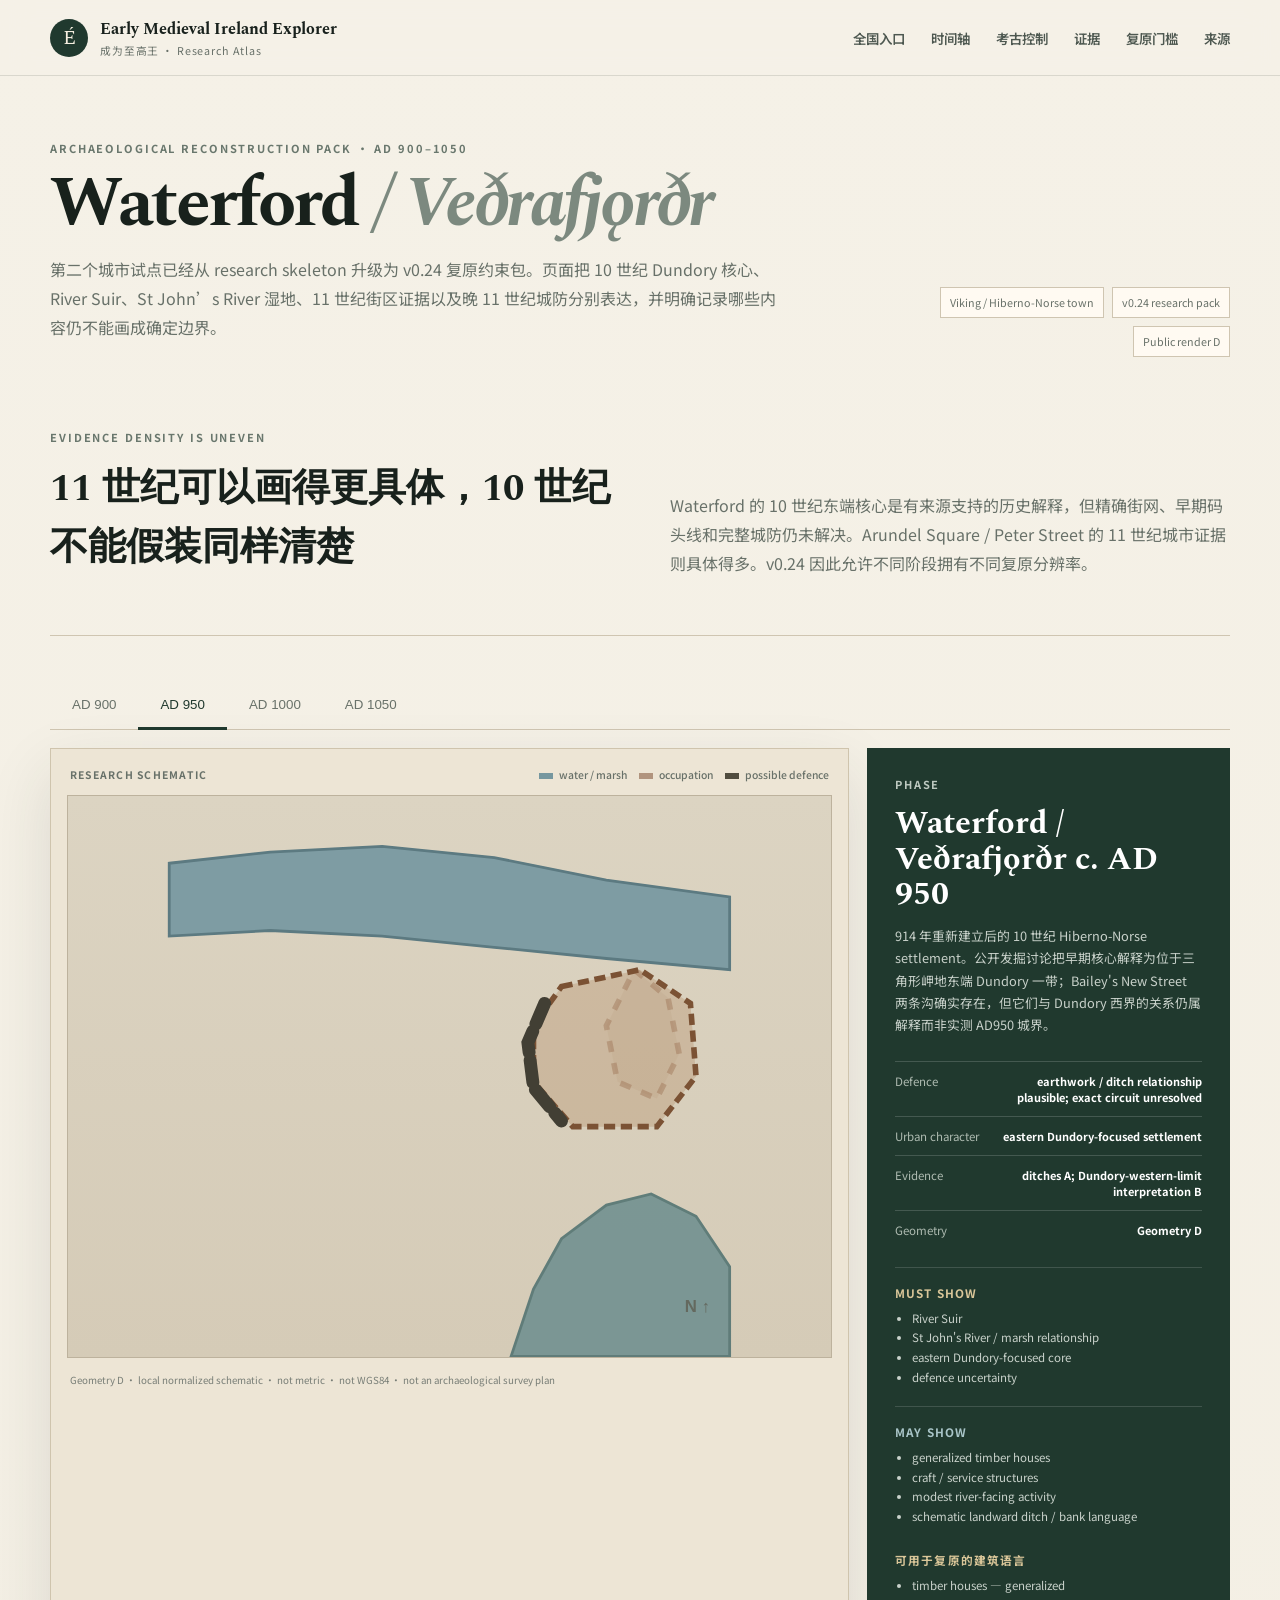
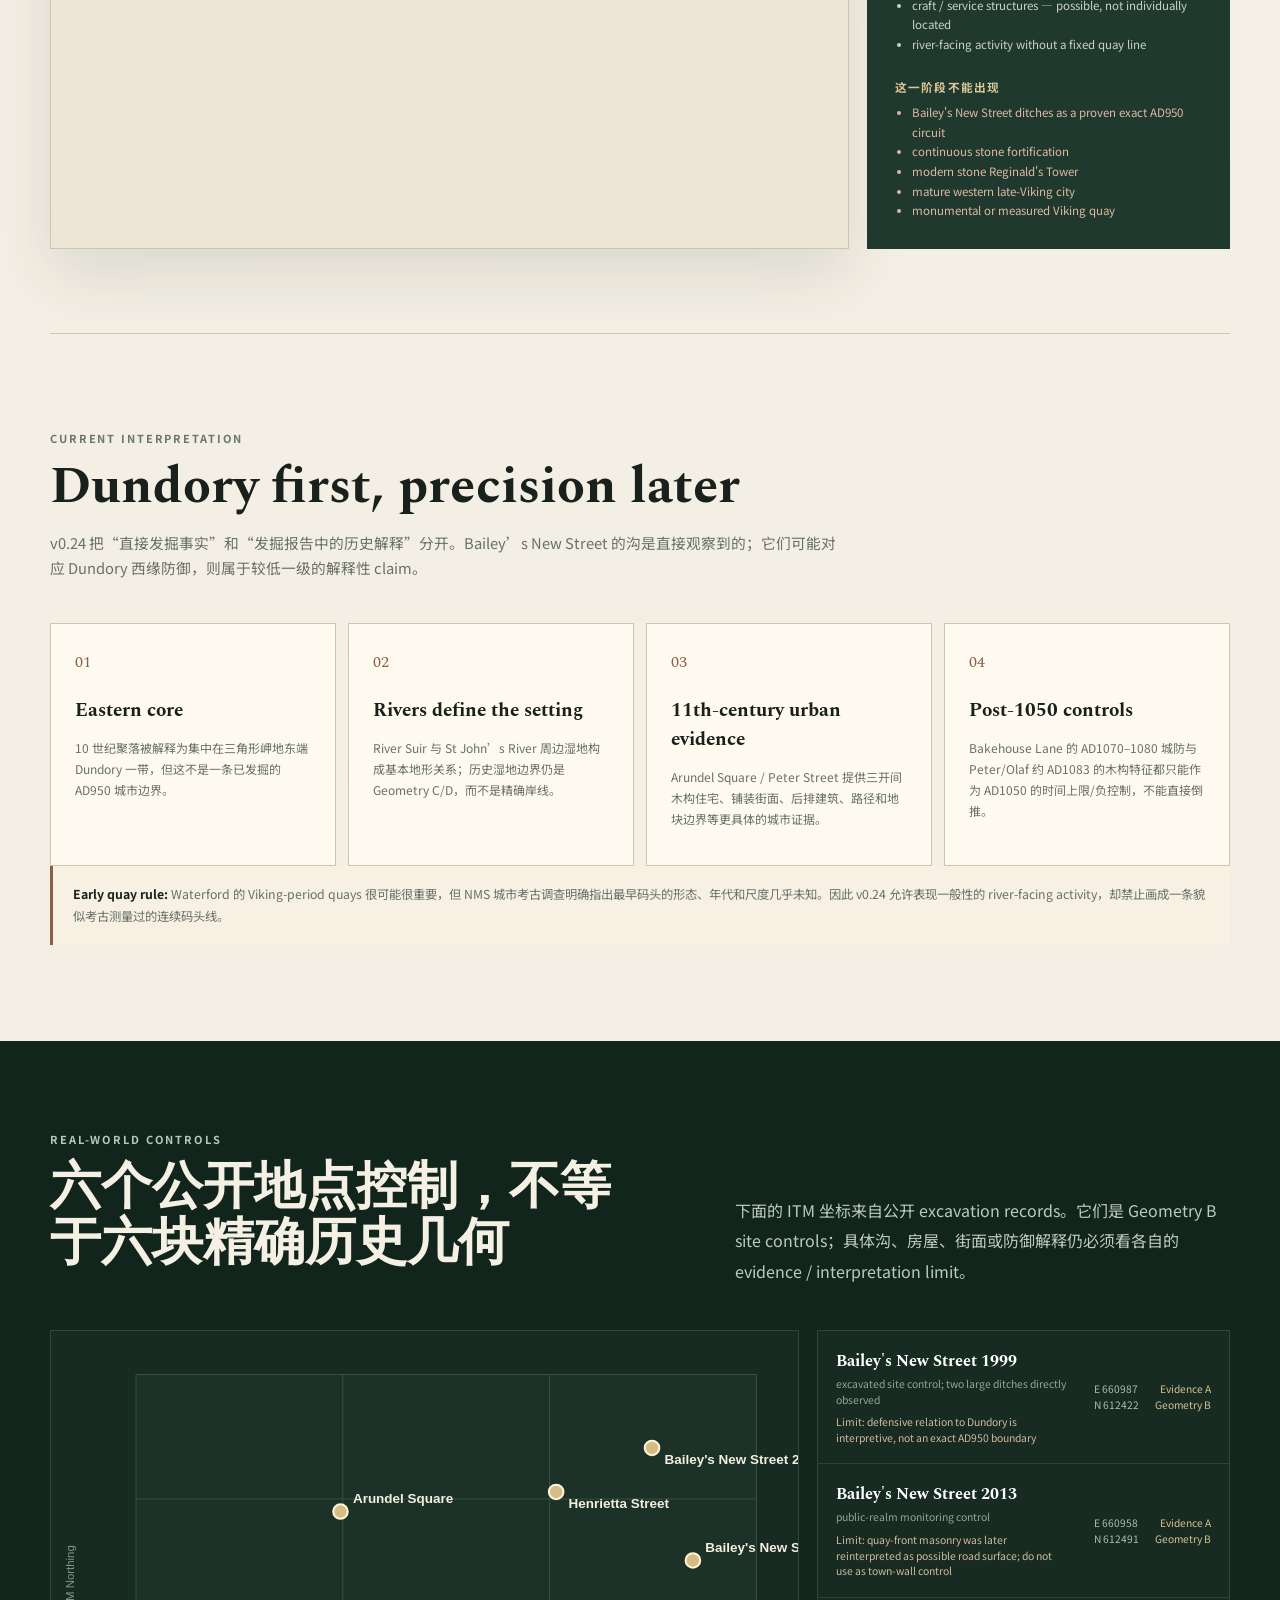
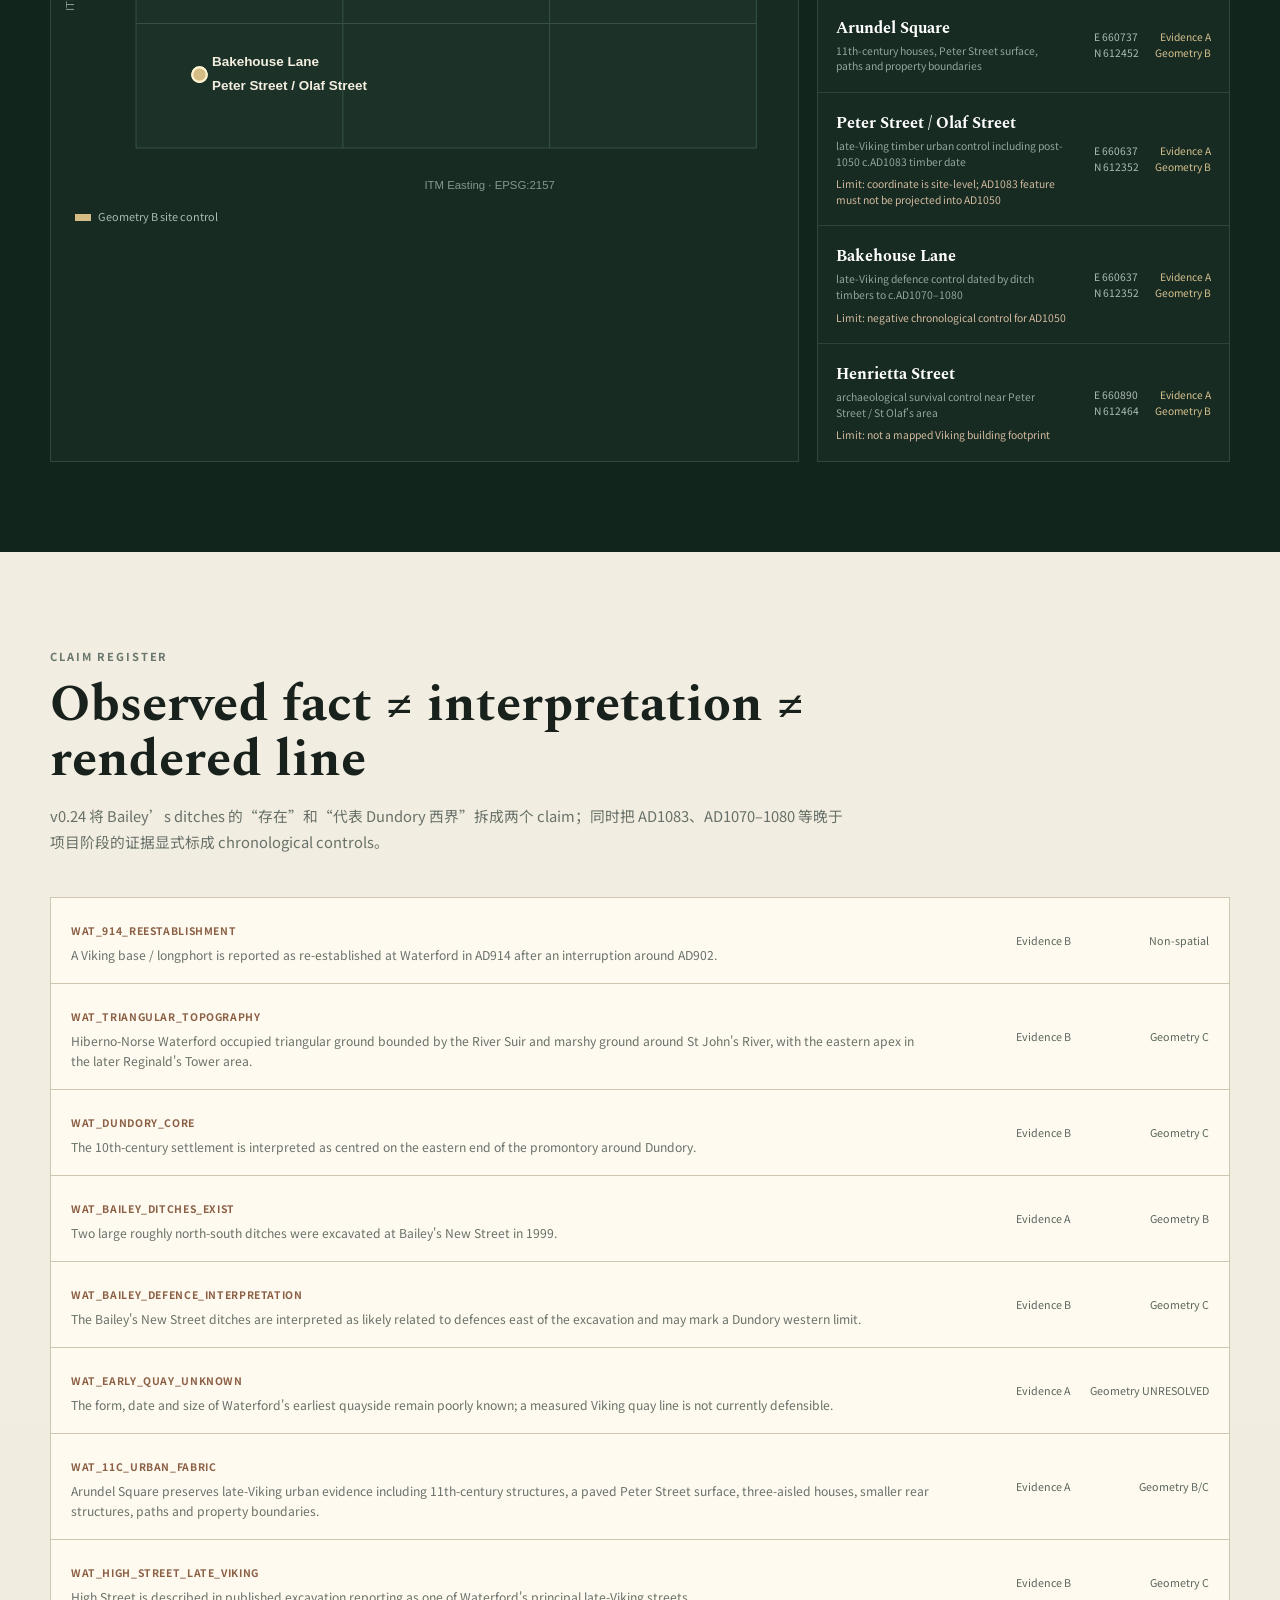
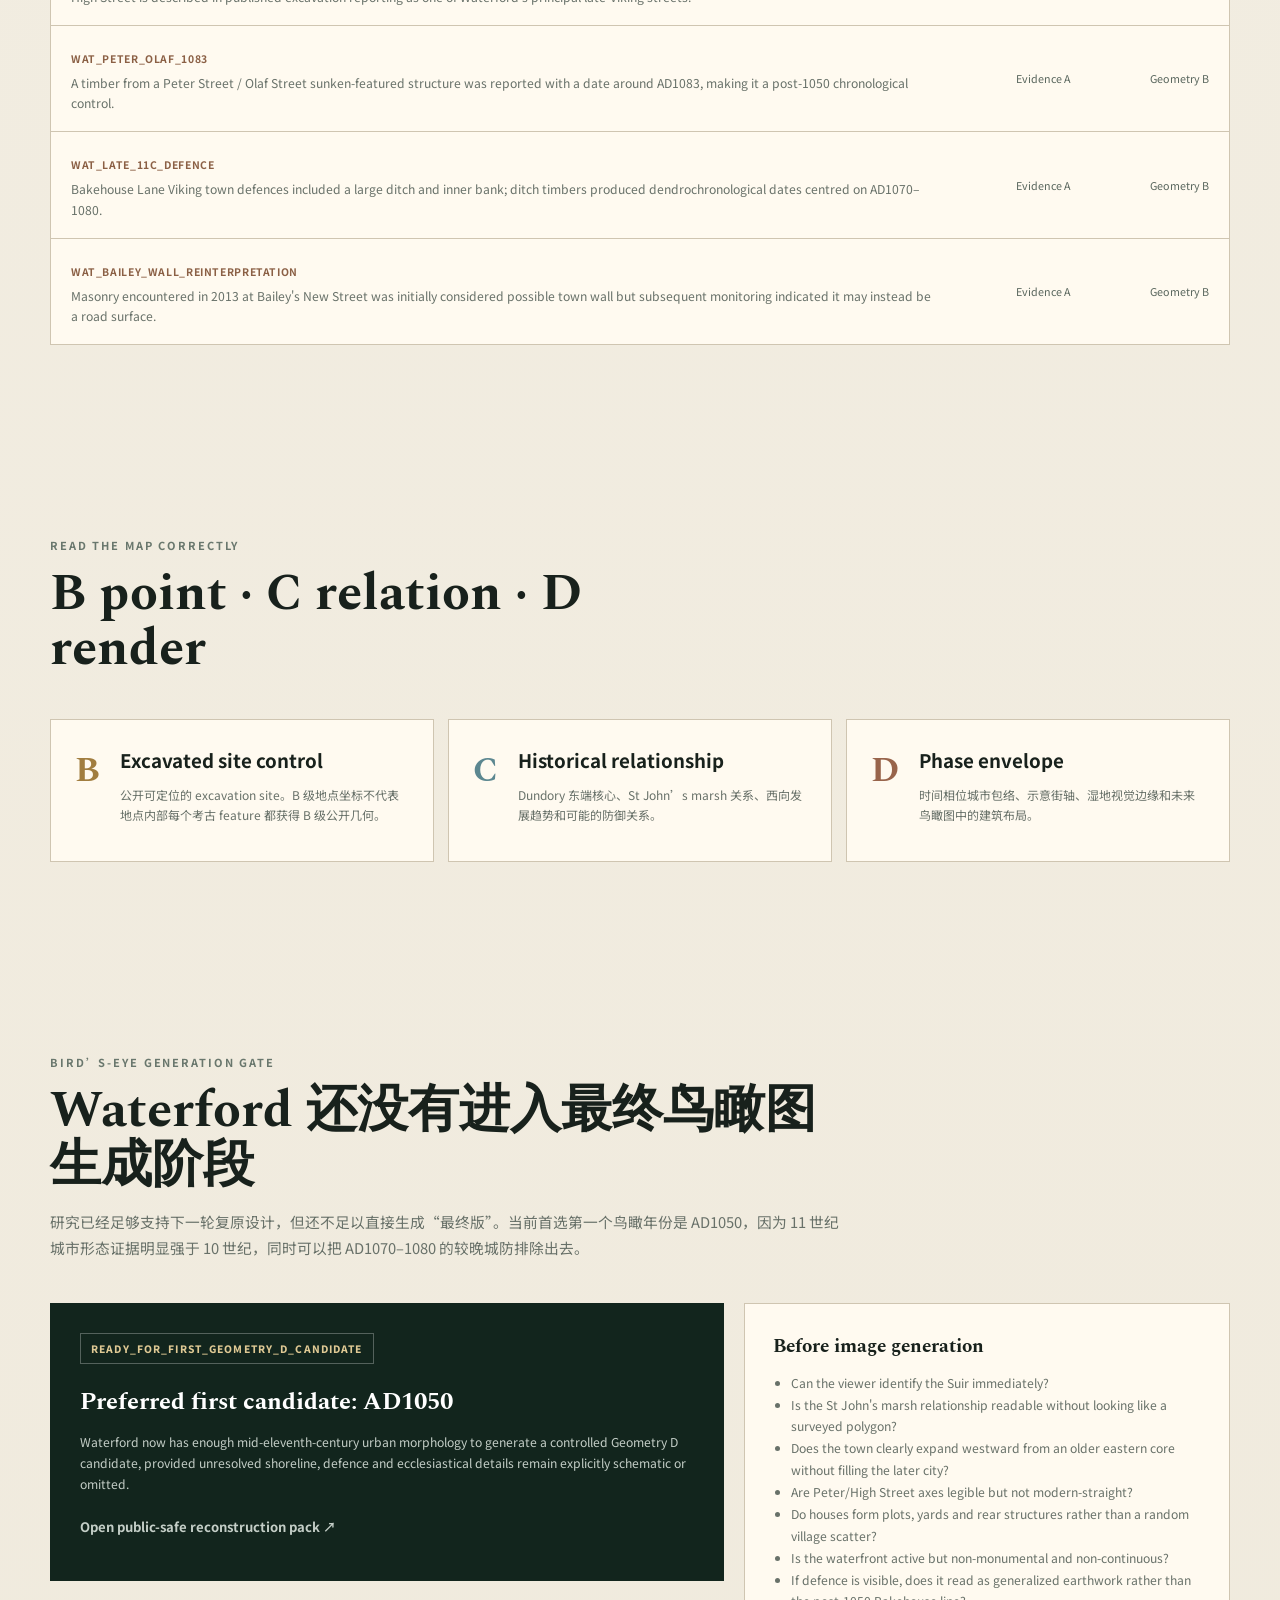
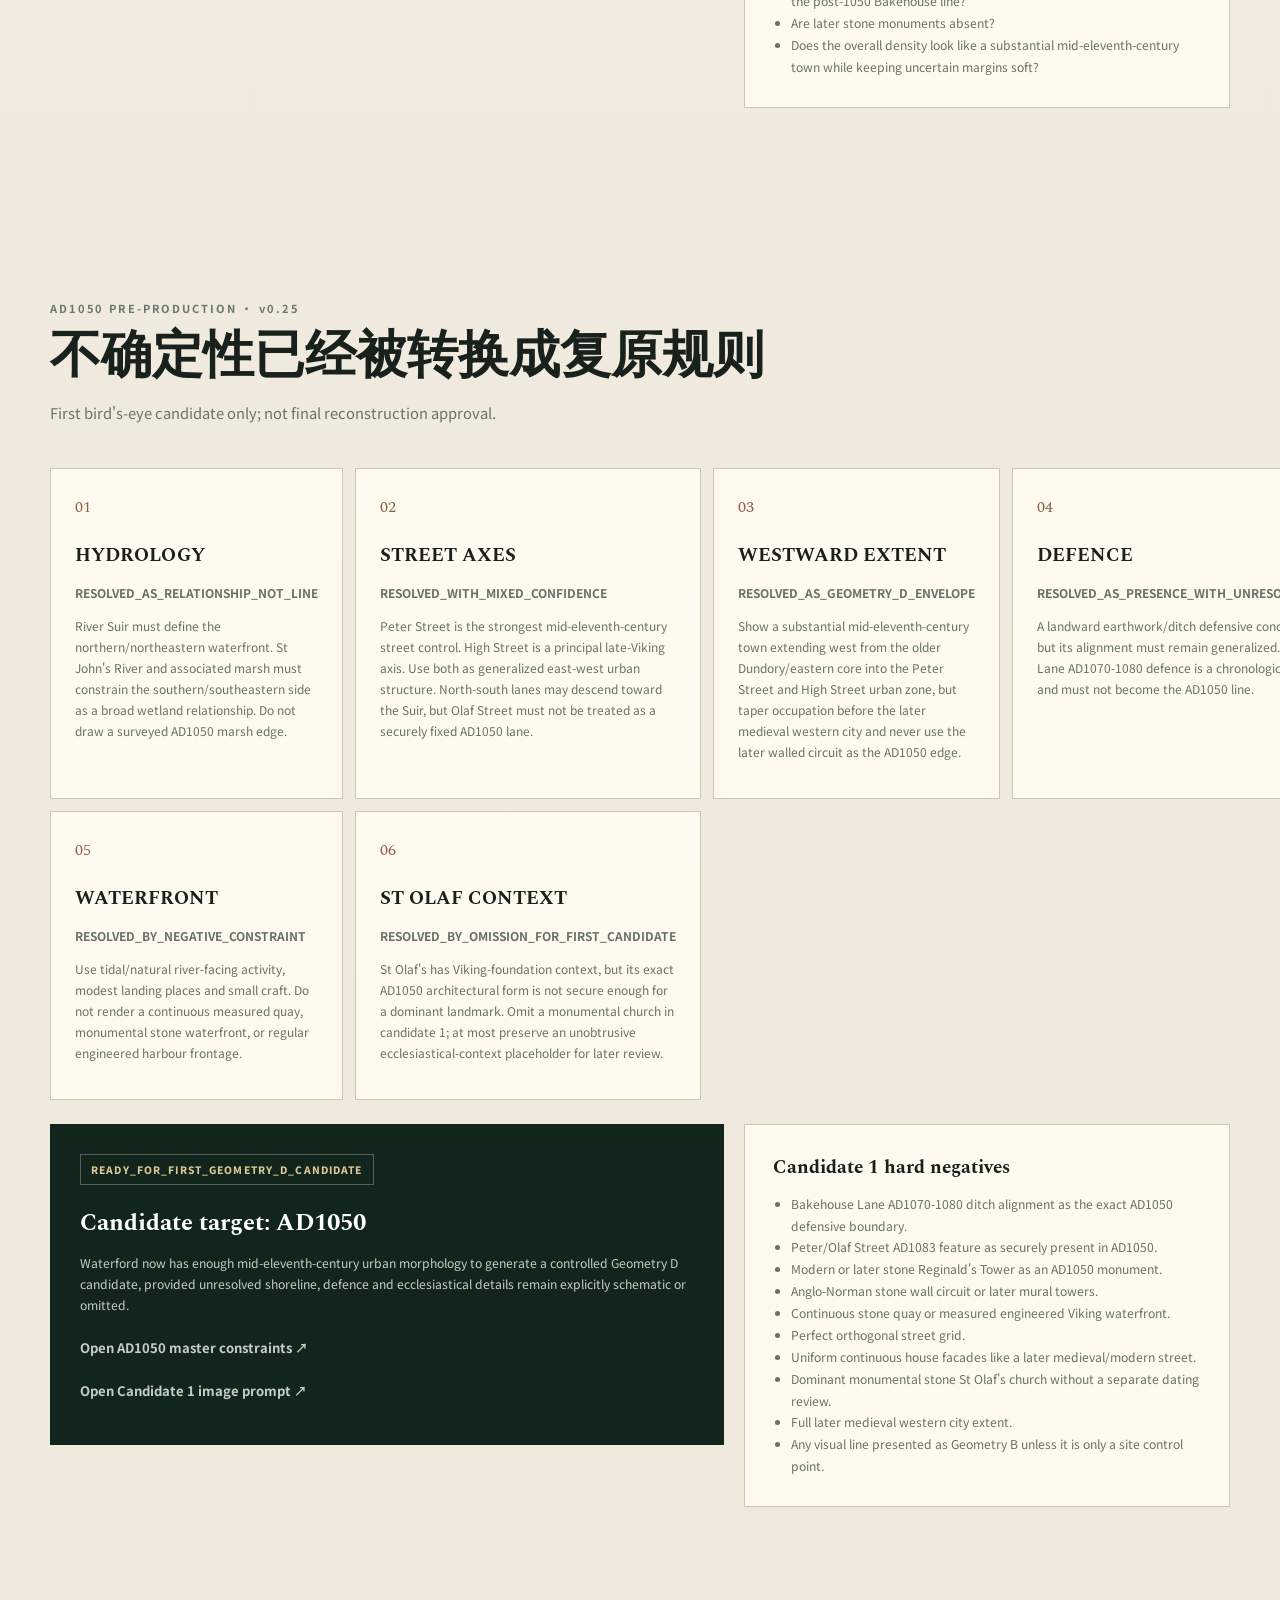
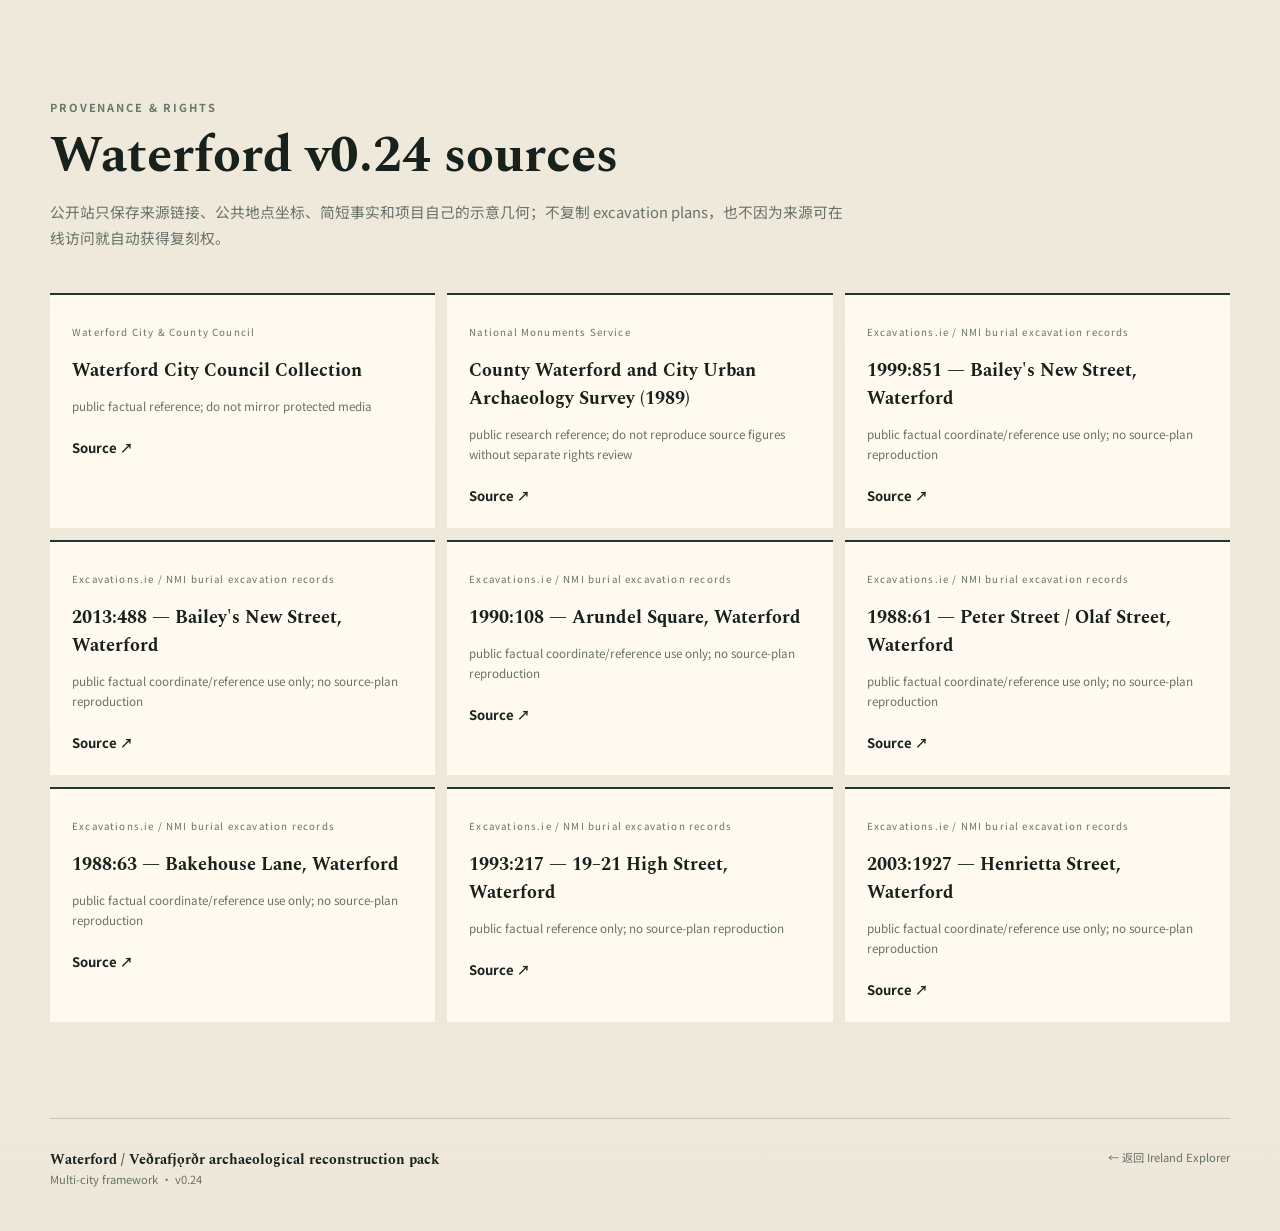
<file: waterford.html>
<!doctype html>
<html lang="zh-CN">
<head>
  <meta charset="utf-8">
  <meta name="viewport" content="width=device-width, initial-scale=1">
  <meta name="description" content="Waterford / Veðrafjǫrðr AD 900–1050 archaeological reconstruction pack for the Early Medieval Ireland Explorer.">
  <title>Waterford / Veðrafjǫrðr · Early Medieval Ireland Explorer</title>
  <link rel="stylesheet" href="assets/showcase.css">
  <link rel="stylesheet" href="assets/v023.css">
  <link rel="stylesheet" href="assets/v024.css">
</head>
<body class="page-city page-waterford" data-city="waterford">
  <header class="site-header">
    <a class="brand" href="index.html"><span class="brand-mark">É</span><span><b>Early Medieval Ireland Explorer</b><small>成为至高王 · Research Atlas</small></span></a>
    <nav class="site-nav"><a href="index.html">全国入口</a><a href="#timeline">时间轴</a><a href="#controls">考古控制</a><a href="#claims">证据</a><a href="#gate">复原门槛</a><a href="#sources">来源</a></nav>
  </header>

  <main>
    <section class="city-hero shell">
      <div>
        <p class="eyebrow">ARCHAEOLOGICAL RECONSTRUCTION PACK · AD 900–1050</p>
        <h1>Waterford <span>/ Veðrafjǫrðr</span></h1>
        <p>第二个城市试点已经从 research skeleton 升级为 v0.24 复原约束包。页面把 10 世纪 Dundory 核心、River Suir、St John’s River 湿地、11 世纪街区证据以及晚 11 世纪城防分别表达，并明确记录哪些内容仍不能画成确定边界。</p>
      </div>
      <div class="city-meta"><span>Viking / Hiberno-Norse town</span><span>v0.24 research pack</span><span>Public render D</span></div>
    </section>

    <section class="shell pilot-banner">
      <div><p class="eyebrow">EVIDENCE DENSITY IS UNEVEN</p><h2>11 世纪可以画得更具体，10 世纪不能假装同样清楚</h2></div>
      <p>Waterford 的 10 世纪东端核心是有来源支持的历史解释，但精确街网、早期码头线和完整城防仍未解决。Arundel Square / Peter Street 的 11 世纪城市证据则具体得多。v0.24 因此允许不同阶段拥有不同复原分辨率。</p>
    </section>

    <div id="runtimeNotice" class="runtime-notice shell" hidden></div>

    <section id="timeline" class="shell city-workbench waterford-workbench">
      <div class="phase-control" role="tablist" aria-label="Waterford 时间相位">
        <button data-year="900" role="tab">AD 900</button>
        <button data-year="950" role="tab">AD 950</button>
        <button data-year="1000" role="tab">AD 1000</button>
        <button data-year="1050" role="tab">AD 1050</button>
      </div>

      <div class="workbench-grid">
        <div class="reconstruction-panel parchment-panel">
          <div class="panel-topline"><span>RESEARCH SCHEMATIC</span><div class="legend-inline"><i class="lg-water"></i> water / marsh <i class="lg-urban"></i> occupation <i class="lg-bank"></i> possible defence</div></div>
          <svg id="citySvg" viewBox="0 0 100 100" role="img" aria-label="Waterford phase reconstruction schematic"></svg>
          <div class="map-disclaimer">Geometry D · local normalized schematic · not metric · not WGS84 · not an archaeological survey plan</div>
        </div>

        <aside class="phase-detail">
          <p class="eyebrow">PHASE</p>
          <h2 id="phaseTitle">Waterford c. AD 950</h2>
          <p class="phase-summary" id="phaseSummary"></p>
          <div class="detail-row"><span>Defence</span><b id="phaseDefence"></b></div>
          <div class="detail-row"><span>Urban character</span><b id="phaseUrban"></b></div>
          <div class="detail-row"><span>Evidence</span><b id="phaseEvidence"></b></div>
          <div class="detail-row"><span>Geometry</span><b id="phaseGeometry"></b></div>

          <div class="phase-constraint-group must"><h3>MUST SHOW</h3><ul id="mustShowList"></ul></div>
          <div class="phase-constraint-group may"><h3>MAY SHOW</h3><ul id="mayShowList"></ul></div>
          <h3>可用于复原的建筑语言</h3><ul id="buildingList" class="compact-list"></ul>
          <h3>这一阶段不能出现</h3><ul id="prohibitionList" class="compact-list warning-list"></ul>
        </aside>
      </div>
    </section>

    <section class="section shell waterford-focus">
      <header class="section-heading"><p class="eyebrow">CURRENT INTERPRETATION</p><h2>Dundory first, precision later</h2><p>v0.24 把“直接发掘事实”和“发掘报告中的历史解释”分开。Bailey’s New Street 的沟是直接观察到的；它们可能对应 Dundory 西缘防御，则属于较低一级的解释性 claim。</p></header>
      <div class="focus-grid">
        <article><span>01</span><h3>Eastern core</h3><p>10 世纪聚落被解释为集中在三角形岬地东端 Dundory 一带，但这不是一条已发掘的 AD950 城市边界。</p></article>
        <article><span>02</span><h3>Rivers define the setting</h3><p>River Suir 与 St John’s River 周边湿地构成基本地形关系；历史湿地边界仍是 Geometry C/D，而不是精确岸线。</p></article>
        <article><span>03</span><h3>11th-century urban evidence</h3><p>Arundel Square / Peter Street 提供三开间木构住宅、铺装街面、后排建筑、路径和地块边界等更具体的城市证据。</p></article>
        <article><span>04</span><h3>Post-1050 controls</h3><p>Bakehouse Lane 的 AD1070–1080 城防与 Peter/Olaf 约 AD1083 的木构特征都只能作为 AD1050 的时间上限/负控制，不能直接倒推。</p></article>
      </div>
      <div class="uncertainty-callout"><strong>Early quay rule:</strong> Waterford 的 Viking-period quays 很可能很重要，但 NMS 城市考古调查明确指出最早码头的形态、年代和尺度几乎未知。因此 v0.24 允许表现一般性的 river-facing activity，却禁止画成一条貌似考古测量过的连续码头线。</div>
    </section>

    <section id="controls" class="section section-dark controls-section">
      <div class="shell">
        <header class="split-intro"><div><p class="eyebrow light">REAL-WORLD CONTROLS</p><h2>六个公开地点控制，不等于六块精确历史几何</h2></div><p>下面的 ITM 坐标来自公开 excavation records。它们是 Geometry B site controls；具体沟、房屋、街面或防御解释仍必须看各自的 evidence / interpretation limit。</p></header>
        <div class="controls-grid">
          <div class="control-plot-wrap"><svg id="controlPlot" viewBox="0 0 720 460" role="img" aria-label="Waterford archaeological control plot"></svg><div class="control-legend"><span><i class="control-b"></i> Geometry B site control</span></div></div>
          <div class="control-table" id="controlTable"></div>
        </div>
      </div>
    </section>

    <section id="claims" class="section shell claims-section">
      <header class="section-heading"><p class="eyebrow">CLAIM REGISTER</p><h2>Observed fact ≠ interpretation ≠ rendered line</h2><p>v0.24 将 Bailey’s ditches 的“存在”和“代表 Dundory 西界”拆成两个 claim；同时把 AD1083、AD1070–1080 等晚于项目阶段的证据显式标成 chronological controls。</p></header>
      <div id="claimsTable" class="claims-table"></div>
    </section>

    <section class="section shell confidence-section">
      <header class="section-heading narrow"><p class="eyebrow">READ THE MAP CORRECTLY</p><h2>B point · C relation · D render</h2></header>
      <div class="confidence-lanes">
        <article class="lane-b"><b>B</b><div><h3>Excavated site control</h3><p>公开可定位的 excavation site。B 级地点坐标不代表地点内部每个考古 feature 都获得 B 级公开几何。</p></div></article>
        <article class="lane-c"><b>C</b><div><h3>Historical relationship</h3><p>Dundory 东端核心、St John’s marsh 关系、西向发展趋势和可能的防御关系。</p></div></article>
        <article class="lane-d"><b>D</b><div><h3>Phase envelope</h3><p>时间相位城市包络、示意街轴、湿地视觉边缘和未来鸟瞰图中的建筑布局。</p></div></article>
      </div>
    </section>

    <section id="gate" class="section shell">
      <header class="section-heading"><p class="eyebrow">BIRD’S-EYE GENERATION GATE</p><h2>Waterford 还没有进入最终鸟瞰图生成阶段</h2><p>研究已经足够支持下一轮复原设计，但还不足以直接生成“最终版”。当前首选第一个鸟瞰年份是 AD1050，因为 11 世纪城市形态证据明显强于 10 世纪，同时可以把 AD1070–1080 的较晚城防排除出去。</p></header>
      <div class="birdseye-gate">
        <div class="gate-status"><span class="status-pill" id="birdseyeStatus">NOT_YET_APPROVED</span><h3>Preferred first candidate: <span id="preferredBirdseyePhase">AD1050</span></h3><p id="birdseyeReason"></p><p class="research-pack-link"><a class="text-link" href="research/waterford-reconstruction-pack-v024.md">Open public-safe reconstruction pack ↗</a></p></div>
        <div class="gate-review"><h3>Before image generation</h3><ul id="birdseyeReviewList"></ul></div>
      </div>
    </section>

    <section id="sources" class="section shell provenance-section">
      <header class="section-heading"><p class="eyebrow">PROVENANCE & RIGHTS</p><h2>Waterford v0.24 sources</h2><p>公开站只保存来源链接、公共地点坐标、简短事实和项目自己的示意几何；不复制 excavation plans，也不因为来源可在线访问就自动获得复刻权。</p></header>
      <div id="sourceGrid" class="source-grid waterford-source-grid"></div>
    </section>
  </main>

  <footer class="site-footer shell"><div><b>Waterford / Veðrafjǫrðr archaeological reconstruction pack</b><span>Multi-city framework · v0.24</span></div><a href="index.html">← 返回 Ireland Explorer</a></footer>
  <script type="module" src="assets/city-runtime.js"></script>
</body>
</html>
</file>
<file: assets/showcase.css>
@import url('https://fonts.googleapis.com/css2?family=Noto+Sans+SC:wght@400;500;600;700&family=Spectral:ital,wght@0,500;0,600;1,600&display=swap');
:root{--ink:#18211c;--muted:#687169;--paper:#f3efe4;--paper2:#e8e0d0;--forest:#20392e;--forest2:#12251d;--moss:#81947e;--blue:#76979f;--blue2:#486e77;--rust:#8b6045;--gold:#b1915d;--line:#cfc5b1;--white:#fffdf7;--shadow:0 24px 60px rgba(39,47,39,.12);font-family:"Noto Sans SC",system-ui,-apple-system,sans-serif;color:var(--ink);background:var(--paper)}*{box-sizing:border-box}html{scroll-behavior:smooth}body{margin:0;background:linear-gradient(#f5f1e7,#eee8da);color:var(--ink)}a{color:inherit;text-decoration:none}.shell{width:min(1180px,calc(100% - 40px));margin:auto}.site-header{height:76px;padding:0 max(20px,calc((100vw - 1180px)/2));display:flex;align-items:center;justify-content:space-between;border-bottom:1px solid rgba(60,68,59,.15);background:rgba(245,241,231,.88);backdrop-filter:blur(15px);position:sticky;top:0;z-index:50}.brand{display:flex;gap:12px;align-items:center}.brand-mark{width:38px;height:38px;border-radius:50%;display:grid;place-items:center;background:var(--forest);color:#f6efe0;font-family:Spectral,serif;font-size:1.25rem}.brand b,.brand small{display:block}.brand b{font-family:Spectral,serif;font-size:1rem}.brand small{font-size:.67rem;color:var(--muted);letter-spacing:.08em;margin-top:2px}.site-nav{display:flex;gap:26px;align-items:center;font-size:.84rem;font-weight:600}.site-nav a{color:#4d5850}.site-nav a:hover{color:var(--ink)}.site-nav .nav-cta{background:var(--forest);color:#fff;padding:10px 15px;border-radius:2px}.hero{min-height:690px;display:grid;grid-template-columns:1.02fr .98fr;gap:68px;align-items:center;padding:70px 0 74px}.eyebrow{font-size:.69rem;letter-spacing:.17em;font-weight:700;color:#69776d;margin:0 0 14px}.eyebrow.light{color:#b9c6bd}.hero h1,.city-hero h1{font-family:Spectral,serif;font-size:clamp(3.1rem,5.5vw,5.5rem);line-height:.98;letter-spacing:-.04em;margin:0}.hero h1 em{font-style:italic;color:var(--forest)}.hero-lede{font-size:1.03rem;line-height:1.85;color:#515d55;max-width:650px;margin:26px 0}.hero-actions{display:flex;gap:12px;flex-wrap:wrap}.button{padding:13px 18px;font-size:.84rem;font-weight:700;border:1px solid var(--forest);border-radius:2px}.button.primary{background:var(--forest);color:#fff}.button.ghost{background:transparent}.hero-stats{display:grid;grid-template-columns:repeat(4,1fr);gap:20px;margin:48px 0 0;padding:26px 0 0;border-top:1px solid var(--line)}.hero-stats div{min-width:0}.hero-stats dt{font-family:Spectral,serif;font-size:1.55rem;font-weight:600}.hero-stats dd{margin:3px 0 0;font-size:.68rem;color:var(--muted);text-transform:uppercase;letter-spacing:.07em}.parchment-panel{background:#ede5d5;border:1px solid #cfc4ad;box-shadow:var(--shadow)}.hero-visual{padding:17px;position:relative;transform:rotate(.4deg)}.map-caption{display:flex;justify-content:space-between;gap:20px;align-items:center;padding:2px 2px 13px}.map-caption span{font-size:.65rem;letter-spacing:.15em;font-weight:800}.map-caption b{font-size:.72rem;color:var(--muted);font-weight:500}.ireland-map{height:430px;background:#d6ddcf;filter:saturate(.65) contrast(.96)}.map-card-link{display:grid;grid-template-columns:1fr auto;gap:2px 14px;background:#fffaf0;margin-top:14px;padding:15px 17px;border-left:3px solid var(--forest)}.map-card-link span{font-size:.65rem;letter-spacing:.12em;color:var(--muted);text-transform:uppercase}.map-card-link b{grid-column:1;font-family:Spectral,serif;font-size:1.08rem}.map-card-link i{grid-column:2;grid-row:1/3;align-self:center;font-style:normal;font-size:1.2rem}.map-fallback{height:430px;display:flex;align-items:center;justify-content:center;gap:14px;background:radial-gradient(circle at 55% 45%,#d7ddcd,#bcc7b6)}.map-fallback b,.map-fallback small{display:block}.pulse-dot{width:12px;height:12px;border-radius:50%;background:var(--forest);box-shadow:0 0 0 8px rgba(32,57,46,.14)}.dublin-marker{display:flex;align-items:center;gap:5px;color:#11261d;transform:translate(-3px,-3px)}.dublin-marker span{width:16px;height:16px;border:4px solid #f8f2e7;background:var(--forest);border-radius:50%;box-shadow:0 2px 10px rgba(0,0,0,.25)}.dublin-marker b{background:#fff9ed;padding:4px 7px;font-size:11px;box-shadow:0 2px 9px rgba(0,0,0,.18)}.section{padding:96px 0}.section-heading{max-width:800px;margin-bottom:42px}.section-heading.narrow{max-width:650px}.section-heading h2,.split-intro h2,.feature-callout h2,.focus-heading h2{font-family:Spectral,serif;font-size:clamp(2.2rem,4vw,3.5rem);line-height:1.08;margin:0 0 14px}.section-heading>p:last-child{line-height:1.75;color:var(--muted);font-size:.92rem}.phase-strip{display:grid;grid-template-columns:repeat(4,1fr);border:1px solid var(--line);background:rgba(255,253,247,.55)}.phase-strip article{padding:26px 24px 30px;min-height:265px;border-right:1px solid var(--line);display:flex;flex-direction:column}.phase-strip article:last-child{border-right:0}.phase-strip article.featured{background:var(--forest);color:#fff;transform:translateY(-8px);box-shadow:0 16px 32px rgba(22,39,31,.18)}.phase-strip span{font-family:Spectral,serif;font-size:1.55rem}.phase-strip h3{font-size:.95rem;margin:18px 0 8px}.phase-strip p{font-size:.78rem;line-height:1.7;color:#697168;margin:0}.phase-strip .featured p{color:#cbd4cc}.phase-strip b{margin-top:auto;font-size:.67rem;letter-spacing:.1em;text-transform:uppercase;color:var(--rust)}.phase-strip .featured b{color:#d6c39a}.section-actions{margin-top:24px}.text-link{font-size:.82rem;font-weight:700}.text-link span{padding-left:8px}.section-dark{background:var(--forest2);color:#f5f0e4}.split-intro{display:grid;grid-template-columns:1.1fr .9fr;gap:80px;align-items:end;margin-bottom:44px}.split-intro>p{color:#bec9c1;line-height:1.9;margin:0}.evidence-grid{display:grid;grid-template-columns:repeat(3,1fr);gap:14px}.evidence-card{display:flex;gap:22px;align-items:flex-start;border:1px solid rgba(255,255,255,.13);padding:26px;background:rgba(255,255,255,.035)}.evidence-card>span{font-family:Spectral,serif;font-size:2.5rem;line-height:1}.evidence-card h3{margin:2px 0 10px;font-size:.92rem}.evidence-card p{margin:0;font-size:.78rem;line-height:1.7;color:#aebbb1}.grade-b>span{color:#d4bd87}.grade-c>span{color:#8fb4ba}.grade-d>span{color:#b18a72}.pipeline{display:flex;align-items:stretch;gap:8px}.pipeline>div{flex:1;background:#fffaf0;border:1px solid var(--line);padding:20px}.pipeline>div b{font-family:Spectral,serif;color:var(--rust)}.pipeline>div span,.pipeline>div small{display:block}.pipeline>div span{font-size:.83rem;font-weight:700;margin:12px 0 6px}.pipeline>div small{font-size:.68rem;line-height:1.55;color:var(--muted)}.pipeline>i{align-self:center;color:#8d958d;font-style:normal}.principle-grid{display:grid;grid-template-columns:repeat(3,1fr);gap:20px;margin-top:36px}.principle-grid article{border-top:2px solid var(--forest);padding-top:18px}.principle-grid span{font-size:.66rem;letter-spacing:.12em;color:var(--muted)}.principle-grid h3{font-family:Spectral,serif;font-size:1.25rem;margin:12px 0 6px}.principle-grid p{font-size:.78rem;line-height:1.7;color:var(--muted)}.feature-callout{display:grid;grid-template-columns:1fr 330px;gap:70px;align-items:center}.feature-callout>div>p:not(.eyebrow){line-height:1.75;color:var(--muted);max-width:650px}.check-list{padding:0;list-style:none;display:grid;grid-template-columns:1fr 1fr;gap:10px 20px;font-size:.78rem;margin-top:24px}.check-list li:before{content:'✓';margin-right:8px;color:var(--forest)}.feature-card{height:300px;background:linear-gradient(155deg,var(--forest),#324d3f);color:#fff;padding:30px;display:flex;flex-direction:column;box-shadow:var(--shadow)}.feature-card .feature-kicker{font-size:.64rem;letter-spacing:.14em;color:#b9c8be}.feature-card b{font-family:Spectral,serif;font-size:4rem;margin-top:auto}.feature-card small{color:#b8c7bd}.feature-card i{font-style:normal;font-size:.78rem;margin-top:20px}.site-footer{border-top:1px solid var(--line);padding:30px 0 44px;display:flex;justify-content:space-between;gap:30px;color:var(--muted);font-size:.7rem}.site-footer b,.site-footer span{display:block}.site-footer b{color:var(--ink);font-family:Spectral,serif;font-size:.9rem}.site-footer p{margin:0;text-align:right}.city-hero{padding:64px 0 48px;display:flex;justify-content:space-between;gap:60px;align-items:end}.city-hero h1 span{color:#7c897f;font-style:italic}.city-hero p:not(.eyebrow){max-width:730px;color:var(--muted);line-height:1.8}.city-meta{display:flex;gap:8px;flex-wrap:wrap;justify-content:flex-end}.city-meta span{padding:7px 9px;border:1px solid var(--line);font-size:.67rem;color:var(--muted);background:#fffaf2}.city-workbench{padding-bottom:84px}.phase-control{display:flex;border-bottom:1px solid var(--line);margin-bottom:18px}.phase-control button{border:0;background:transparent;padding:15px 22px;font:700 .76rem inherit;color:var(--muted);cursor:pointer;border-bottom:3px solid transparent;margin-bottom:-1px}.phase-control button.active{color:var(--forest);border-color:var(--forest)}.workbench-grid{display:grid;grid-template-columns:minmax(0,1.65fr) minmax(310px,.75fr);gap:18px}.reconstruction-panel{padding:16px}.panel-topline{display:flex;justify-content:space-between;align-items:center;padding:2px 3px 13px;font-size:.65rem;letter-spacing:.12em;font-weight:700;color:#687169}.legend-inline{letter-spacing:0;font-weight:500}.legend-inline i{display:inline-block;width:14px;height:6px;margin:0 4px 0 10px}.lg-water{background:var(--blue)}.lg-urban{background:var(--rust);opacity:.6}.lg-bank{background:#514d3f}#dublinSvg{width:100%;aspect-ratio:1.36;background:linear-gradient(#dcd4c2,#d5cbb7);border:1px solid #bdb29d}.map-disclaimer{font-size:.61rem;line-height:1.5;color:#777d76;padding:10px 3px 1px}.phase-detail{background:var(--forest);color:#fff;padding:28px}.phase-detail .eyebrow{color:#bdc9c0}.phase-detail h2{font-family:Spectral,serif;font-size:2rem;line-height:1.1;margin:0 0 12px}.phase-summary{font-size:.8rem;line-height:1.75;color:#c8d1ca;margin-bottom:24px}.detail-row{display:flex;justify-content:space-between;gap:20px;border-top:1px solid rgba(255,255,255,.16);padding:11px 0;font-size:.72rem}.detail-row span{color:#aebbb1}.detail-row b{text-align:right}.phase-detail h3{font-size:.73rem;text-transform:uppercase;letter-spacing:.1em;margin:24px 0 8px;color:#d9c699}.compact-list{margin:0;padding-left:17px;font-size:.72rem;line-height:1.7;color:#c9d2cb}.warning-list{color:#dfb8a4}.geo-water{fill:#7e9ca3;stroke:#5c7a81;stroke-width:.5}.geo-poddle{fill:none;stroke:#4e747b;stroke-width:1.5;stroke-linecap:round}.geo-dubh{fill:#698c8d;opacity:.83;stroke:#496d6d;stroke-width:.5}.geo-urban{fill:#a97950;fill-opacity:.28;stroke:#7b5234;stroke-width:1;stroke-dasharray:2 1}.geo-bank{fill:none;stroke:#423f34;stroke-width:2.3;stroke-linecap:round;stroke-dasharray:4 1.4}.geo-street{fill:none;stroke:#914f3d;stroke-width:1.2;stroke-dasharray:1.5 1}.geo-uncertainty{fill:none;stroke:#74979d;stroke-opacity:.2;stroke-width:7;stroke-linecap:round}.north-label{font:700 3px sans-serif;fill:#64695f}.ad950-focus{border-top:1px solid var(--line)}.focus-grid{display:grid;grid-template-columns:repeat(4,1fr);gap:12px}.focus-grid article{background:#fffaf0;border:1px solid var(--line);padding:24px;min-height:210px}.focus-grid span{font-family:Spectral,serif;color:var(--rust)}.focus-grid h3{font-family:Spectral,serif;font-size:1.18rem;margin:22px 0 8px}.focus-grid p{font-size:.75rem;line-height:1.75;color:var(--muted)}.controls-section{padding:90px 0}.controls-grid{display:grid;grid-template-columns:minmax(0,1.45fr) minmax(340px,.8fr);gap:18px}.control-plot-wrap,.control-table{background:#172b22;border:1px solid rgba(255,255,255,.12)}#controlPlot{width:100%;display:block}.plot-bg{fill:#1c3228}.plot-grid{stroke:#355145;stroke-width:1}.plot-link{fill:none;stroke:#8baeb5;stroke-width:2;stroke-dasharray:7 6}.plot-control circle{fill:#d5bb84;stroke:#fff3d4;stroke-width:2}.plot-control text{font:600 13px sans-serif;fill:#f4eee0}.axis-label{font:11px sans-serif;fill:#82998c}.control-legend{display:flex;gap:20px;padding:0 24px 20px;font-size:.68rem;color:#aabbb0}.control-legend i{display:inline-block;width:16px;height:7px;margin-right:5px}.control-b{background:#d5bb84}.control-c{border-top:2px dashed #8baeb5}.control-table article{display:grid;grid-template-columns:1fr auto auto;gap:16px;align-items:center;padding:18px;border-bottom:1px solid rgba(255,255,255,.1)}.control-table article:last-child{border-bottom:0}.control-table b,.control-table small{display:block}.control-table b{font-family:Spectral,serif;color:#fff}.control-table small{font-size:.65rem;color:#92a59a;margin-top:3px}.control-table span,.control-table em{font-size:.64rem;line-height:1.55;color:#aebdb4;font-style:normal}.control-table em{color:#d7c18e;text-align:right}.confidence-lanes{display:grid;grid-template-columns:repeat(3,1fr);gap:14px}.confidence-lanes article{display:flex;gap:20px;padding:24px;border:1px solid var(--line);background:#fffaf0}.confidence-lanes b{font-family:Spectral,serif;font-size:2.2rem}.confidence-lanes h3{margin:2px 0 6px}.confidence-lanes p{font-size:.75rem;line-height:1.65;color:var(--muted)}.lane-b b{color:#a17d3f}.lane-c b{color:#5c8790}.lane-d b{color:#98644b}.source-grid{display:grid;grid-template-columns:repeat(4,1fr);gap:12px}.source-grid article{border-top:2px solid var(--forest);background:#fffaf0;padding:22px}.source-grid span{font-size:.61rem;letter-spacing:.12em;color:var(--muted)}.source-grid h3{font-family:Spectral,serif;margin:16px 0 8px;font-size:1.15rem}.source-grid p{font-size:.73rem;line-height:1.7;color:var(--muted)}
@media(max-width:900px){.site-nav>a:not(.nav-cta){display:none}.hero{grid-template-columns:1fr;gap:34px;min-height:0;padding-top:50px}.hero-visual{transform:none}.hero-stats{grid-template-columns:1fr 1fr}.phase-strip{grid-template-columns:1fr 1fr}.phase-strip article:nth-child(2){transform:none}.split-intro,.feature-callout,.workbench-grid,.controls-grid{grid-template-columns:1fr;gap:28px}.evidence-grid,.principle-grid,.focus-grid,.confidence-lanes,.source-grid{grid-template-columns:1fr 1fr}.pipeline{overflow-x:auto;padding-bottom:8px}.pipeline>div{min-width:180px}.city-hero{display:block}.city-meta{justify-content:flex-start;margin-top:22px}}@media(max-width:600px){.shell{width:min(100% - 26px,1180px)}.site-header{height:68px;padding:0 13px}.brand small{display:none}.site-nav{gap:8px}.site-nav .nav-cta{padding:9px 10px}.hero h1,.city-hero h1{font-size:3rem}.hero{padding:42px 0 56px}.hero-stats{gap:12px}.hero-stats dt{font-size:1.2rem}.ireland-map,.map-fallback{height:340px}.map-caption{display:block}.map-caption b{display:block;margin-top:4px}.section{padding:68px 0}.phase-strip,.evidence-grid,.principle-grid,.focus-grid,.confidence-lanes,.source-grid{grid-template-columns:1fr}.phase-control{overflow-x:auto}.phase-control button{padding:13px 16px;white-space:nowrap}.panel-topline{display:block}.legend-inline{margin-top:7px}.check-list{grid-template-columns:1fr}.feature-callout{grid-template-columns:1fr}.feature-card{height:230px}.controls-section{padding:68px 0}.control-table article{grid-template-columns:1fr auto}.control-table em{grid-column:1/-1;text-align:left}.site-footer{display:block}.site-footer p{text-align:left;margin-top:10px}}
</file>
<file: assets/v023.css>
.city-network{padding-top:34px}.city-network-grid{display:grid;grid-template-columns:1.1fr 1fr 1fr;gap:16px}.city-network-card{border:1px solid var(--line);background:#fffaf0;padding:24px;min-height:220px;display:flex;flex-direction:column}.city-network-card.featured{background:var(--forest);color:#fff}.city-network-card.research{border-top:3px solid var(--rust)}.city-network-card.planned{opacity:.72}.city-network-card .status{font-size:.61rem;letter-spacing:.13em;text-transform:uppercase;color:var(--muted)}.city-network-card.featured .status{color:#c0cec4}.city-network-card h3{font-family:Spectral,serif;font-size:1.45rem;margin:18px 0 8px}.city-network-card p{font-size:.76rem;line-height:1.72;color:var(--muted);margin:0 0 18px}.city-network-card.featured p{color:#c8d2ca}.city-network-card a{margin-top:auto;font-size:.72rem;font-weight:700}.waterford-marker{display:flex;align-items:center;gap:5px;color:#4a2c1f;transform:translate(-3px,-3px)}.waterford-marker span{width:15px;height:15px;border:4px solid #f8f2e7;background:var(--rust);border-radius:50%;box-shadow:0 2px 10px rgba(0,0,0,.25)}.waterford-marker b{background:#fff9ed;padding:4px 7px;font-size:11px;box-shadow:0 2px 9px rgba(0,0,0,.18)}.pilot-banner{display:grid;grid-template-columns:1fr 1fr;gap:60px;align-items:end;padding:24px 0 58px;border-bottom:1px solid var(--line)}.pilot-banner h2{font-family:Spectral,serif;font-size:clamp(1.9rem,3vw,2.8rem);margin:0}.pilot-banner>p{color:var(--muted);line-height:1.8;margin:0}.runtime-notice{padding:14px 16px;background:#f1dfd3;border:1px solid #c79a81;color:#6d3f2b;font-size:.76rem;margin-bottom:20px}.waterford-workbench{padding-top:46px}.page-waterford #citySvg{width:100%;aspect-ratio:1.36;background:linear-gradient(#dcd4c2,#d5cbb7);border:1px solid #bdb29d}.geo-uncertainty-zone{fill:#9a775f;fill-opacity:.09;stroke:#8b6045;stroke-opacity:.38;stroke-width:1;stroke-dasharray:2 2}.waterford-focus{border-top:1px solid var(--line)}.claims-table{border:1px solid var(--line);background:#fffaf0}.claim-row{display:grid;grid-template-columns:minmax(0,1fr) 120px 120px;gap:18px;align-items:center;padding:18px 20px;border-bottom:1px solid var(--line)}.claim-row:last-child{border-bottom:0}.claim-row b{font-size:.65rem;letter-spacing:.06em;color:var(--rust)}.claim-row p{margin:5px 0 0;font-size:.76rem;line-height:1.65;color:var(--muted)}.claim-row>span{font-size:.67rem;text-align:right;color:#59665d}.waterford-source-grid{grid-template-columns:repeat(3,1fr)}.waterford-source-grid .text-link{display:inline-block;margin-top:10px}.page-waterford .phase-detail{min-height:100%}.page-waterford .phase-detail .detail-row b{max-width:66%;font-size:.69rem}.page-waterford .control-legend{padding-top:0}.page-waterford .control-table small{max-width:230px;line-height:1.5}.city-status-key{display:flex;gap:14px;flex-wrap:wrap;margin-top:18px;font-size:.66rem;color:var(--muted)}.city-status-key span:before{content:'';display:inline-block;width:8px;height:8px;border-radius:50%;margin-right:6px}.city-status-key .deep:before{background:var(--forest)}.city-status-key .research:before{background:var(--rust)}.city-status-key .planned:before{background:#a9aaa4}@media(max-width:900px){.city-network-grid{grid-template-columns:1fr 1fr}.pilot-banner{grid-template-columns:1fr;gap:18px}.waterford-source-grid{grid-template-columns:1fr 1fr}}@media(max-width:600px){.city-network-grid,.waterford-source-grid{grid-template-columns:1fr}.claim-row{grid-template-columns:1fr 1fr}.claim-row>div{grid-column:1/-1}.claim-row>span{text-align:left}.pilot-banner{padding-bottom:42px}.page-waterford .phase-detail .detail-row b{max-width:62%}}
</file>
<file: assets/v024.css>
/* v0.24 — Waterford archaeological reconstruction pack */
.phase-constraint-group{margin-top:18px;padding-top:16px;border-top:1px solid rgba(255,255,255,.14)}.phase-constraint-group h3{margin:0 0 8px}.phase-constraint-group.must h3{color:#d9c699}.phase-constraint-group.may h3{color:#a9c5c8}.phase-constraint-group ul{margin:0;padding-left:17px;font-size:.72rem;line-height:1.72;color:#c9d2cb}.interpretation-limit{display:block;margin-top:7px!important;color:#d2b99e!important;line-height:1.5!important}.birdseye-gate{display:grid;grid-template-columns:minmax(0,1fr) minmax(320px,.72fr);gap:20px;align-items:start}.gate-status{background:var(--forest2);color:#fff;padding:30px}.gate-status .status-pill{display:inline-block;padding:7px 10px;border:1px solid rgba(255,255,255,.28);font-size:.64rem;font-weight:800;letter-spacing:.11em;color:#dfc994}.gate-status h3{font-family:Spectral,serif;font-size:1.5rem;margin:20px 0 8px}.gate-status p{font-size:.76rem;line-height:1.75;color:#c4cec7}.gate-review{background:#fffaf0;border:1px solid var(--line);padding:28px}.gate-review h3{font-family:Spectral,serif;margin:0 0 12px}.gate-review ul{margin:0;padding-left:18px;font-size:.76rem;line-height:1.8;color:var(--muted)}.research-pack-link{margin-top:20px}.uncertainty-callout{border-left:3px solid var(--rust);padding:18px 20px;background:#f7f0e3;font-size:.77rem;line-height:1.75;color:var(--muted)}.uncertainty-callout strong{color:var(--ink)}
@media(max-width:900px){.birdseye-gate{grid-template-columns:1fr}}
</file>
